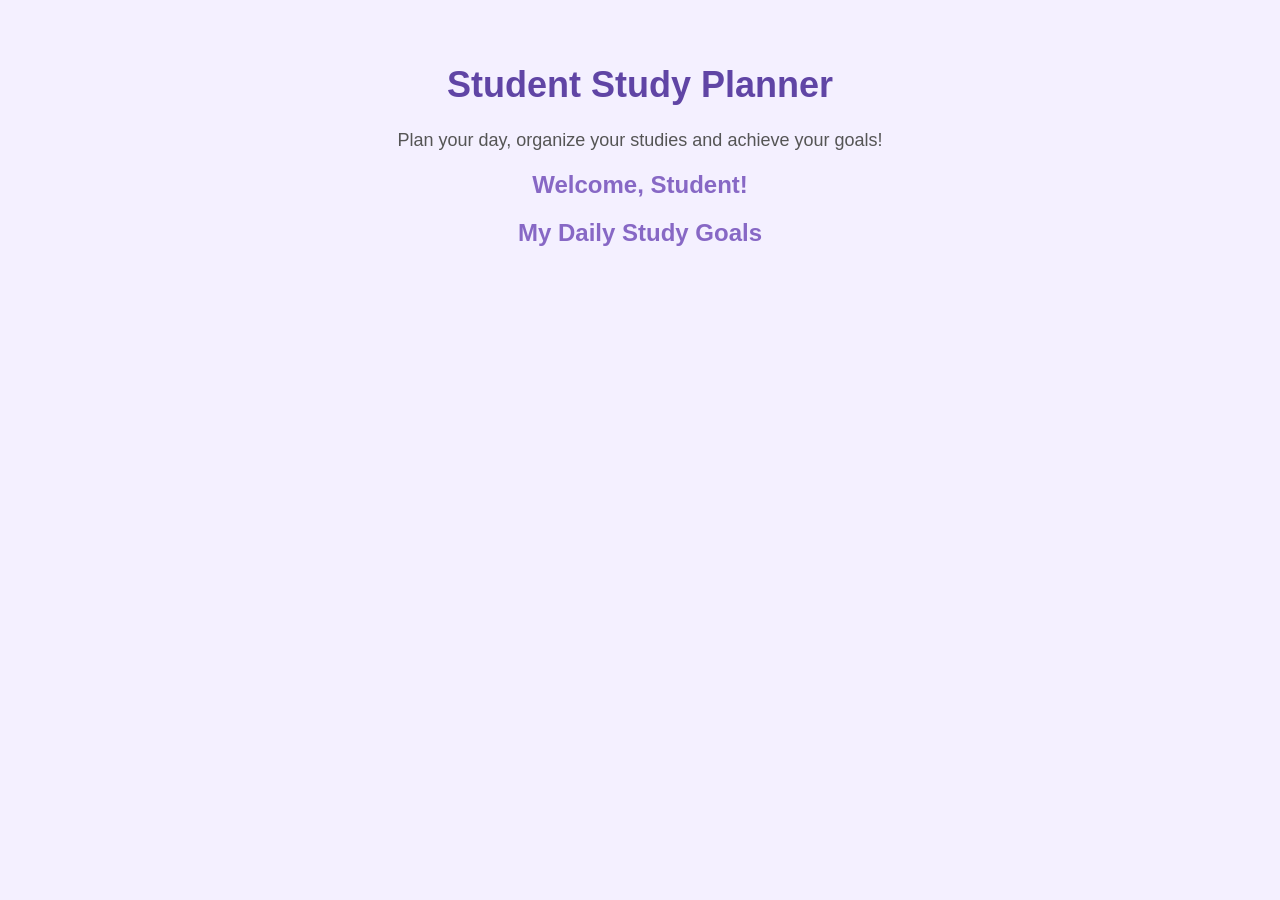
<file: index.html>
<!DOCTYPE html>
<html>
<head>
    <title>Student Study Planner</title>
    <link rel="stylesheet" href="style.css">
</head>

<body>

    <h1>Student Study Planner</h1>

    <p>Plan your day, organize your studies
       and achieve your goals!</p>

    <h2>Welcome, Student!</h2>
    <h2>My Daily Study Goals</h2>

</body>
</html>
</file>
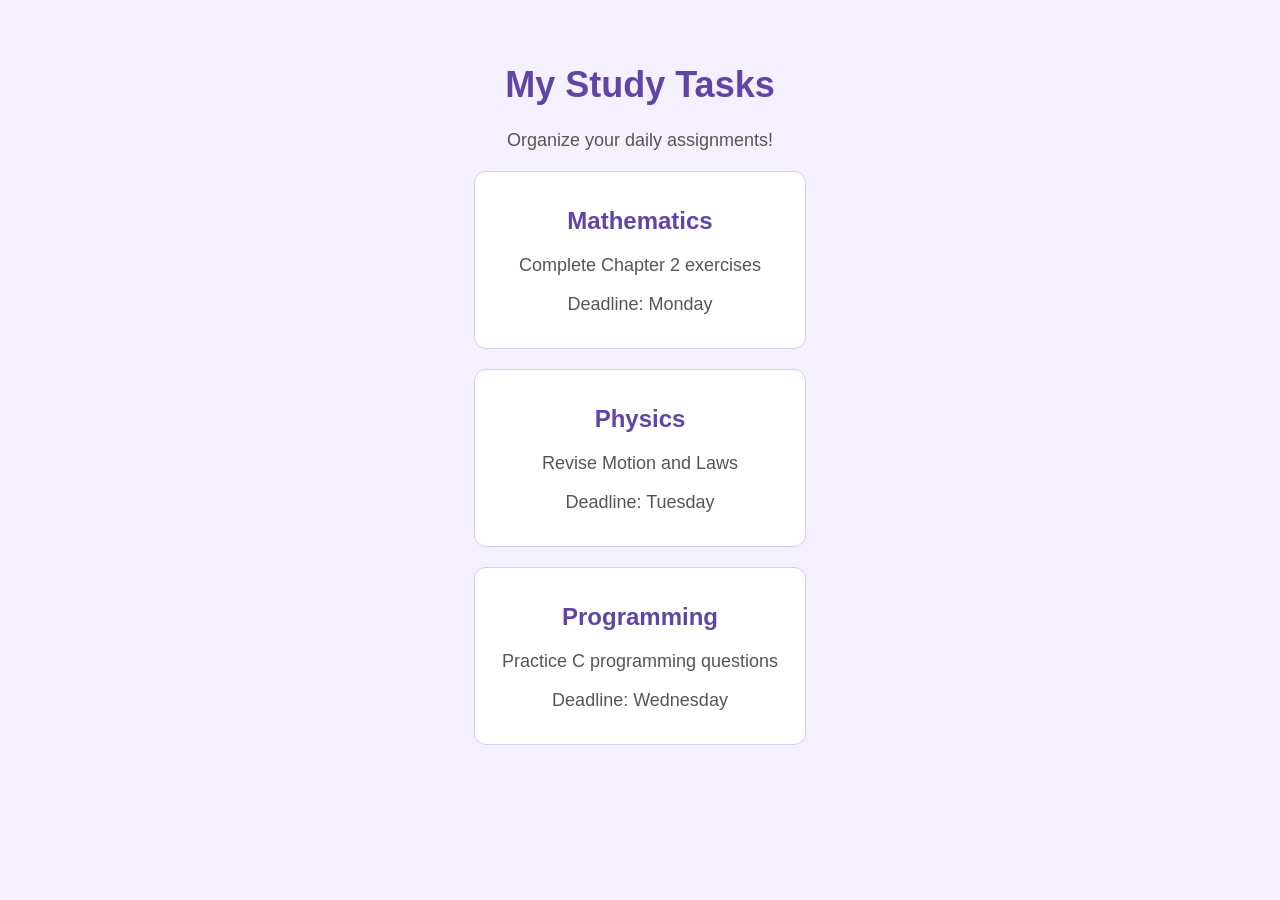
<file: tasks.html>
<!DOCTYPE html>
<html>
<head>
    <title>My Study Tasks</title>
    <link rel="stylesheet" href="style.css">
</head>

<body>

    <h1>My Study Tasks</h1>

    <p>Organize your daily assignments!</p>

    <div class="task-box">

        <h2>Mathematics</h2>
        <p>Complete Chapter 2 exercises</p>
        <p>Deadline: Monday</p>

    </div>

    <div class="task-box">

        <h2>Physics</h2>
        <p>Revise Motion and Laws</p>
        <p>Deadline: Tuesday</p>

    </div>

    <div class="task-box">

        <h2>Programming</h2>
        <p>Practice C programming questions</p>
        <p>Deadline: Wednesday</p>

    </div>

</body>
</html>
</file>
<file: style.css>
body {
    background-color: #f4f0ff;
    font-family: Arial, sans-serif;
    text-align: center;
    margin: 0;
    padding: 40px;
}

h1 {
    color: #6045a5;
    font-size: 36px;
}

p {
    color: #555555;
    font-size: 18px;
}

h2 {
    color: #8768c5;
}

.task-box {
    background-color: white;
    width: 300px;
    margin: 20px auto;
    padding: 15px;
    border: 1px solid #d8c9f5;
    border-radius: 12px;
}

.task-box h2 {
    color: #6045a5;
}

.task-box p {
    color: #555555;
}
</file>
